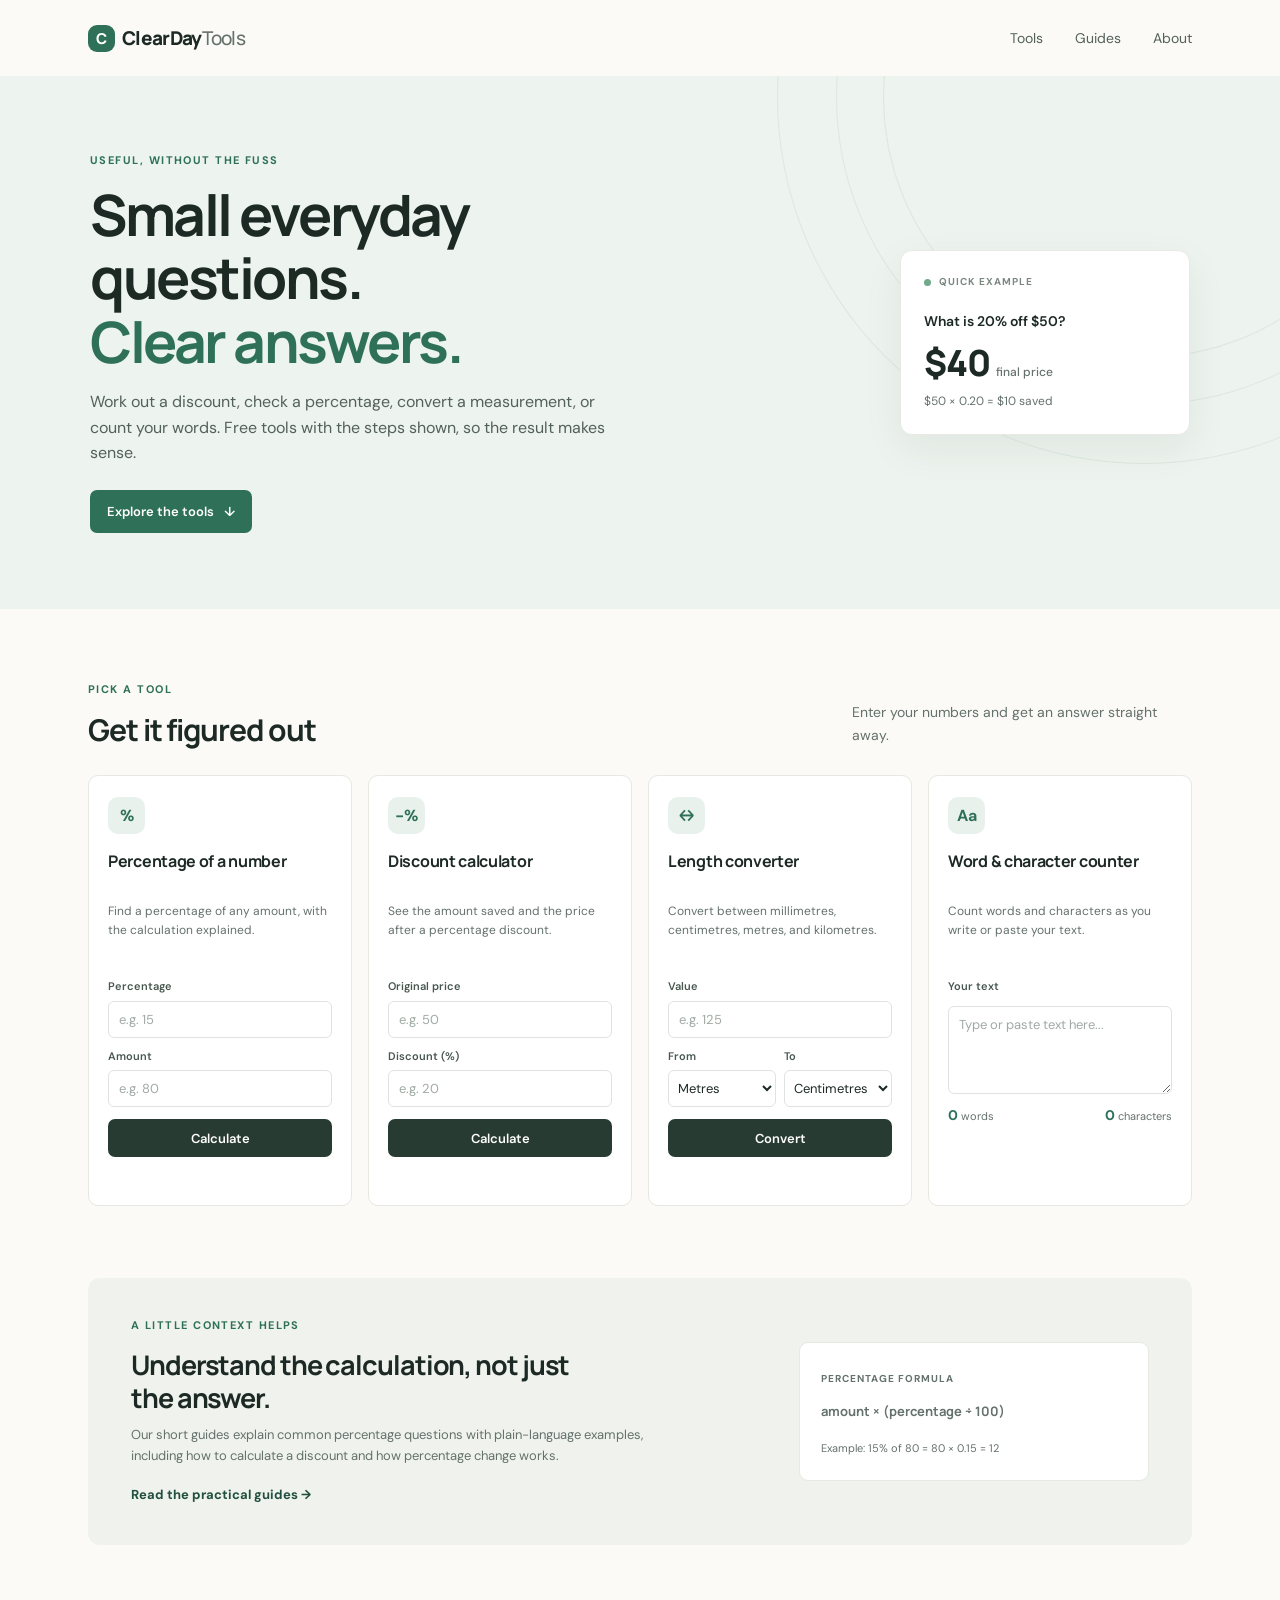
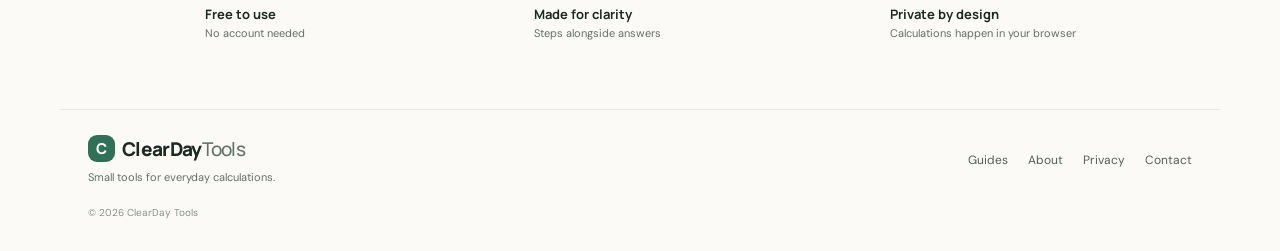
<file: index.html>
<!doctype html>
<html lang="en">
<head>
  <meta charset="utf-8">
  <meta name="viewport" content="width=device-width, initial-scale=1">
  <meta name="description" content="Free, simple everyday calculators for percentages, discounts, unit conversions, and writing. Clear steps help you understand every result.">
  <title>ClearDay Tools | Simple calculators for everyday questions</title>
  <link rel="stylesheet" href="styles.css">
  <script async src="https://pagead2.googlesyndication.com/pagead/js/adsbygoogle.js?client=ca-pub-7030593982977288" crossorigin="anonymous"></script>
  <script src="app.js" defer></script>
</head>
<body>
  <a class="skip-link" href="#main">Skip to content</a>
  <header class="site-header">
    <a class="brand" href="index.html" aria-label="ClearDay Tools home"><span class="brand-mark" aria-hidden="true">C</span> ClearDay <span class="brand-light">Tools</span></a>
    <nav aria-label="Main navigation">
      <a href="#tools">Tools</a>
      <a href="guides.html">Guides</a>
      <a href="about.html">About</a>
    </nav>
  </header>

  <main id="main">
    <section class="hero">
      <div class="hero-copy">
        <p class="eyebrow">USEFUL, WITHOUT THE FUSS</p>
        <h1>Small everyday questions.<br><span>Clear answers.</span></h1>
        <p class="hero-intro">Work out a discount, check a percentage, convert a measurement, or count your words. Free tools with the steps shown, so the result makes sense.</p>
        <a class="button button-primary" href="#tools">Explore the tools <span aria-hidden="true">↓</span></a>
      </div>
      <div class="hero-note" aria-label="Example calculation">
        <div class="note-top"><span class="dot"></span><span>QUICK EXAMPLE</span></div>
        <p class="note-question">What is 20% off $50?</p>
        <div class="note-answer">$40 <span>final price</span></div>
        <p class="note-detail">$50 × 0.20 = $10 saved</p>
      </div>
    </section>

    <section class="section tools-section" id="tools">
      <div class="section-heading">
        <div>
          <p class="eyebrow">PICK A TOOL</p>
          <h2>Get it figured out</h2>
        </div>
        <p>Enter your numbers and get an answer straight away.</p>
      </div>
      <div class="tool-grid">
        <article class="tool-card">
          <div class="tool-icon" aria-hidden="true">%</div>
          <h3>Percentage of a number</h3>
          <p>Find a percentage of any amount, with the calculation explained.</p>
          <form class="calculator" data-calculator="percentage">
            <label>Percentage <span><input name="percent" type="number" step="any" placeholder="e.g. 15" required></span></label>
            <label>Amount <span><input name="amount" type="number" step="any" placeholder="e.g. 80" required></span></label>
            <button class="button button-dark" type="submit">Calculate</button>
            <output class="result" aria-live="polite"></output>
          </form>
        </article>

        <article class="tool-card">
          <div class="tool-icon" aria-hidden="true">−%</div>
          <h3>Discount calculator</h3>
          <p>See the amount saved and the price after a percentage discount.</p>
          <form class="calculator" data-calculator="discount">
            <label>Original price <span><input name="price" type="number" min="0" step="any" placeholder="e.g. 50" required></span></label>
            <label>Discount (%) <span><input name="discount" type="number" min="0" max="100" step="any" placeholder="e.g. 20" required></span></label>
            <button class="button button-dark" type="submit">Calculate</button>
            <output class="result" aria-live="polite"></output>
          </form>
        </article>

        <article class="tool-card">
          <div class="tool-icon" aria-hidden="true">↔</div>
          <h3>Length converter</h3>
          <p>Convert between millimetres, centimetres, metres, and kilometres.</p>
          <form class="calculator" data-calculator="length">
            <label>Value <span><input name="value" type="number" step="any" placeholder="e.g. 125" required></span></label>
            <div class="select-row">
              <label>From <select name="from"><option value="mm">Millimetres</option><option value="cm">Centimetres</option><option value="m" selected>Metres</option><option value="km">Kilometres</option></select></label>
              <label>To <select name="to"><option value="mm">Millimetres</option><option value="cm" selected>Centimetres</option><option value="m">Metres</option><option value="km">Kilometres</option></select></label>
            </div>
            <button class="button button-dark" type="submit">Convert</button>
            <output class="result" aria-live="polite"></output>
          </form>
        </article>

        <article class="tool-card">
          <div class="tool-icon" aria-hidden="true">Aa</div>
          <h3>Word &amp; character counter</h3>
          <p>Count words and characters as you write or paste your text.</p>
          <div class="calculator">
            <label for="text-to-count">Your text</label>
            <textarea id="text-to-count" rows="4" placeholder="Type or paste text here..."></textarea>
            <div class="count-result" aria-live="polite"><span><strong id="word-count">0</strong> words</span><span><strong id="char-count">0</strong> characters</span></div>
          </div>
        </article>
      </div>
    </section>

    <section class="guide-preview">
      <div>
        <p class="eyebrow">A LITTLE CONTEXT HELPS</p>
        <h2>Understand the calculation, not just the answer.</h2>
        <p>Our short guides explain common percentage questions with plain-language examples, including how to calculate a discount and how percentage change works.</p>
        <a class="text-link" href="guides.html">Read the practical guides <span aria-hidden="true">→</span></a>
      </div>
      <div class="formula-card">
        <span class="formula-label">PERCENTAGE FORMULA</span>
        <p>amount × (percentage ÷ 100)</p>
        <span class="formula-example">Example: 15% of 80 = 80 × 0.15 = 12</span>
      </div>
    </section>

    <section class="trust-strip" aria-label="About these tools">
      <div><strong>Free to use</strong><span>No account needed</span></div>
      <div><strong>Made for clarity</strong><span>Steps alongside answers</span></div>
      <div><strong>Private by design</strong><span>Calculations happen in your browser</span></div>
    </section>
  </main>

  <footer class="site-footer">
    <a class="brand" href="index.html"><span class="brand-mark" aria-hidden="true">C</span> ClearDay <span class="brand-light">Tools</span></a>
    <p>Small tools for everyday calculations.</p>
    <nav aria-label="Footer navigation">
      <a href="guides.html">Guides</a><a href="about.html">About</a><a href="privacy.html">Privacy</a><a href="contact.html">Contact</a>
    </nav>
    <small>© <span id="current-year">2026</span> ClearDay Tools</small>
  </footer>
</body>
</html>
</file>
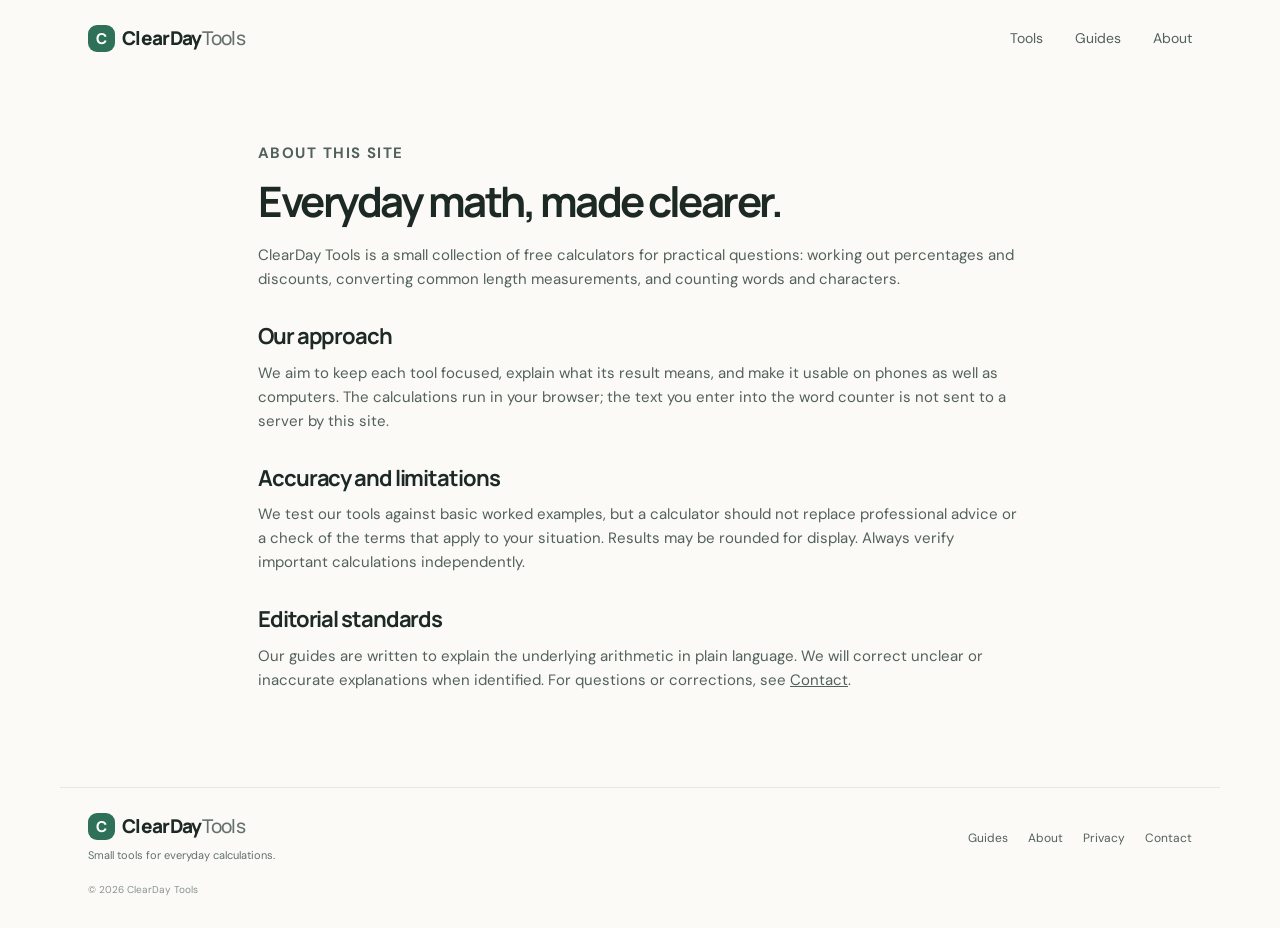
<file: about.html>
<!doctype html>
<html lang="en">
<head>
  <meta charset="utf-8">
  <meta name="viewport" content="width=device-width, initial-scale=1">
  <meta name="description" content="Learn about ClearDay Tools and our goal of making everyday calculations easy to understand.">
  <title>About ClearDay Tools</title>
  <link rel="stylesheet" href="styles.css">
  <script async src="https://pagead2.googlesyndication.com/pagead/js/adsbygoogle.js?client=ca-pub-7030593982977288" crossorigin="anonymous"></script>
</head>
<body>
  <a class="skip-link" href="#main">Skip to content</a>
  <header class="site-header">
    <a class="brand" href="index.html"><span class="brand-mark" aria-hidden="true">C</span> ClearDay <span class="brand-light">Tools</span></a>
    <nav aria-label="Main navigation"><a href="index.html#tools">Tools</a><a href="guides.html">Guides</a><a href="about.html" aria-current="page">About</a></nav>
  </header>
  <main id="main" class="content-page">
    <p class="eyebrow">ABOUT THIS SITE</p>
    <h1>Everyday math, made clearer.</h1>
    <p>ClearDay Tools is a small collection of free calculators for practical questions: working out percentages and discounts, converting common length measurements, and counting words and characters.</p>
    <h2>Our approach</h2>
    <p>We aim to keep each tool focused, explain what its result means, and make it usable on phones as well as computers. The calculations run in your browser; the text you enter into the word counter is not sent to a server by this site.</p>
    <h2>Accuracy and limitations</h2>
    <p>We test our tools against basic worked examples, but a calculator should not replace professional advice or a check of the terms that apply to your situation. Results may be rounded for display. Always verify important calculations independently.</p>
    <h2>Editorial standards</h2>
    <p>Our guides are written to explain the underlying arithmetic in plain language. We will correct unclear or inaccurate explanations when identified. For questions or corrections, see <a href="contact.html">Contact</a>.</p>
  </main>
  <footer class="site-footer">
    <a class="brand" href="index.html"><span class="brand-mark" aria-hidden="true">C</span> ClearDay <span class="brand-light">Tools</span></a>
    <p>Small tools for everyday calculations.</p>
    <nav aria-label="Footer navigation"><a href="guides.html">Guides</a><a href="about.html">About</a><a href="privacy.html">Privacy</a><a href="contact.html">Contact</a></nav>
    <small>© <span id="current-year">2026</span> ClearDay Tools</small>
  </footer>
  <script src="app.js" defer></script>
</body>
</html>
</file>
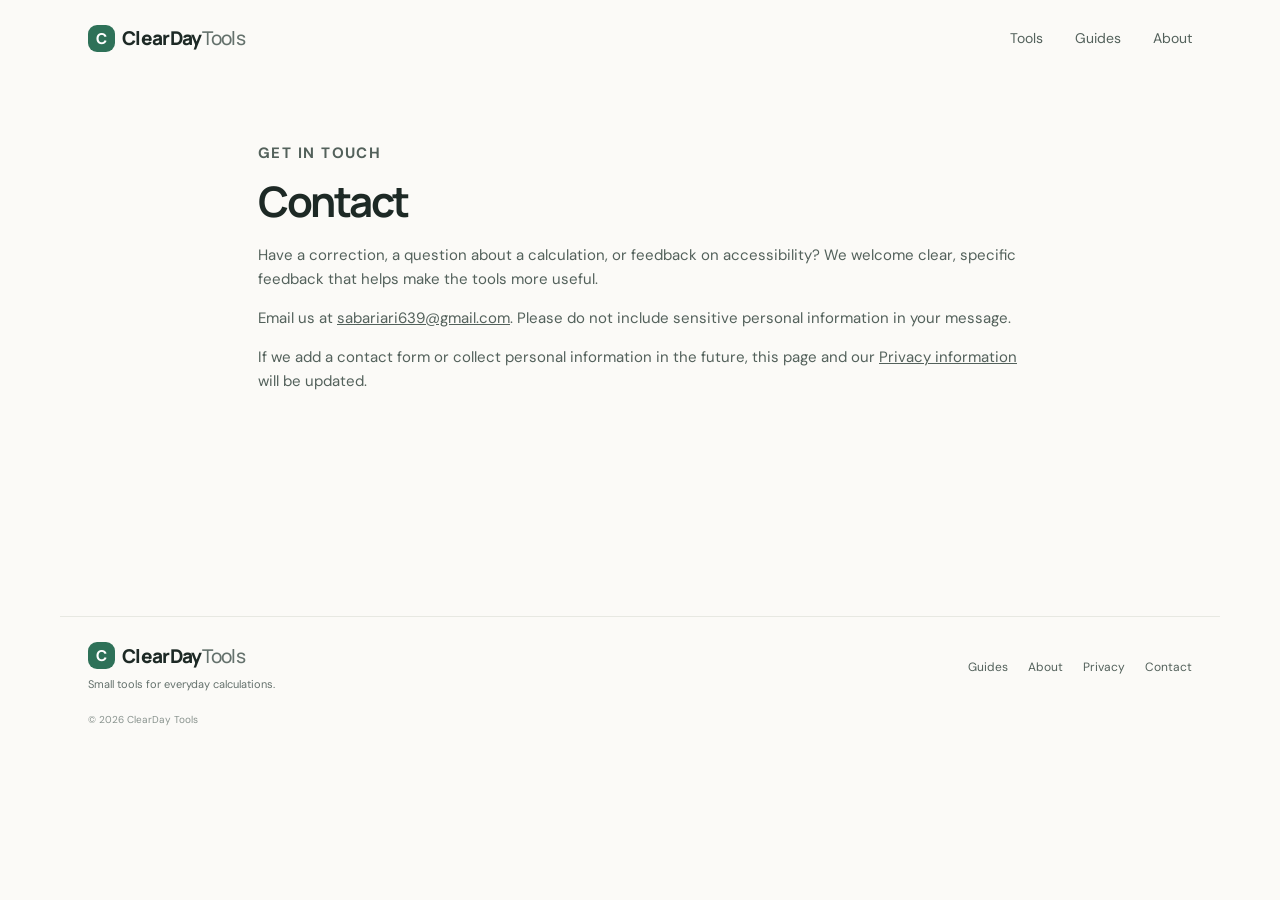
<file: contact.html>
<!doctype html>
<html lang="en">
<head>
  <meta charset="utf-8">
  <meta name="viewport" content="width=device-width, initial-scale=1">
  <meta name="description" content="How to contact the ClearDay Tools website team with corrections or questions.">
  <title>Contact ClearDay Tools</title>
  <link rel="stylesheet" href="styles.css">
  <script async src="https://pagead2.googlesyndication.com/pagead/js/adsbygoogle.js?client=ca-pub-7030593982977288" crossorigin="anonymous"></script>
</head>
<body>
  <a class="skip-link" href="#main">Skip to content</a>
  <header class="site-header">
    <a class="brand" href="index.html"><span class="brand-mark" aria-hidden="true">C</span> ClearDay <span class="brand-light">Tools</span></a>
    <nav aria-label="Main navigation"><a href="index.html#tools">Tools</a><a href="guides.html">Guides</a><a href="about.html">About</a></nav>
  </header>
  <main id="main" class="content-page">
    <p class="eyebrow">GET IN TOUCH</p>
    <h1>Contact</h1>
    <p>Have a correction, a question about a calculation, or feedback on accessibility? We welcome clear, specific feedback that helps make the tools more useful.</p>
    <p>Email us at <a href="mailto:sabariari639@gmail.com">sabariari639@gmail.com</a>. Please do not include sensitive personal information in your message.</p>
    <p>If we add a contact form or collect personal information in the future, this page and our <a href="privacy.html">Privacy information</a> will be updated.</p>
  </main>
  <footer class="site-footer">
    <a class="brand" href="index.html"><span class="brand-mark" aria-hidden="true">C</span> ClearDay <span class="brand-light">Tools</span></a>
    <p>Small tools for everyday calculations.</p>
    <nav aria-label="Footer navigation"><a href="guides.html">Guides</a><a href="about.html">About</a><a href="privacy.html">Privacy</a><a href="contact.html">Contact</a></nav>
    <small>© <span id="current-year">2026</span> ClearDay Tools</small>
  </footer>
  <script src="app.js" defer></script>
</body>
</html>
</file>
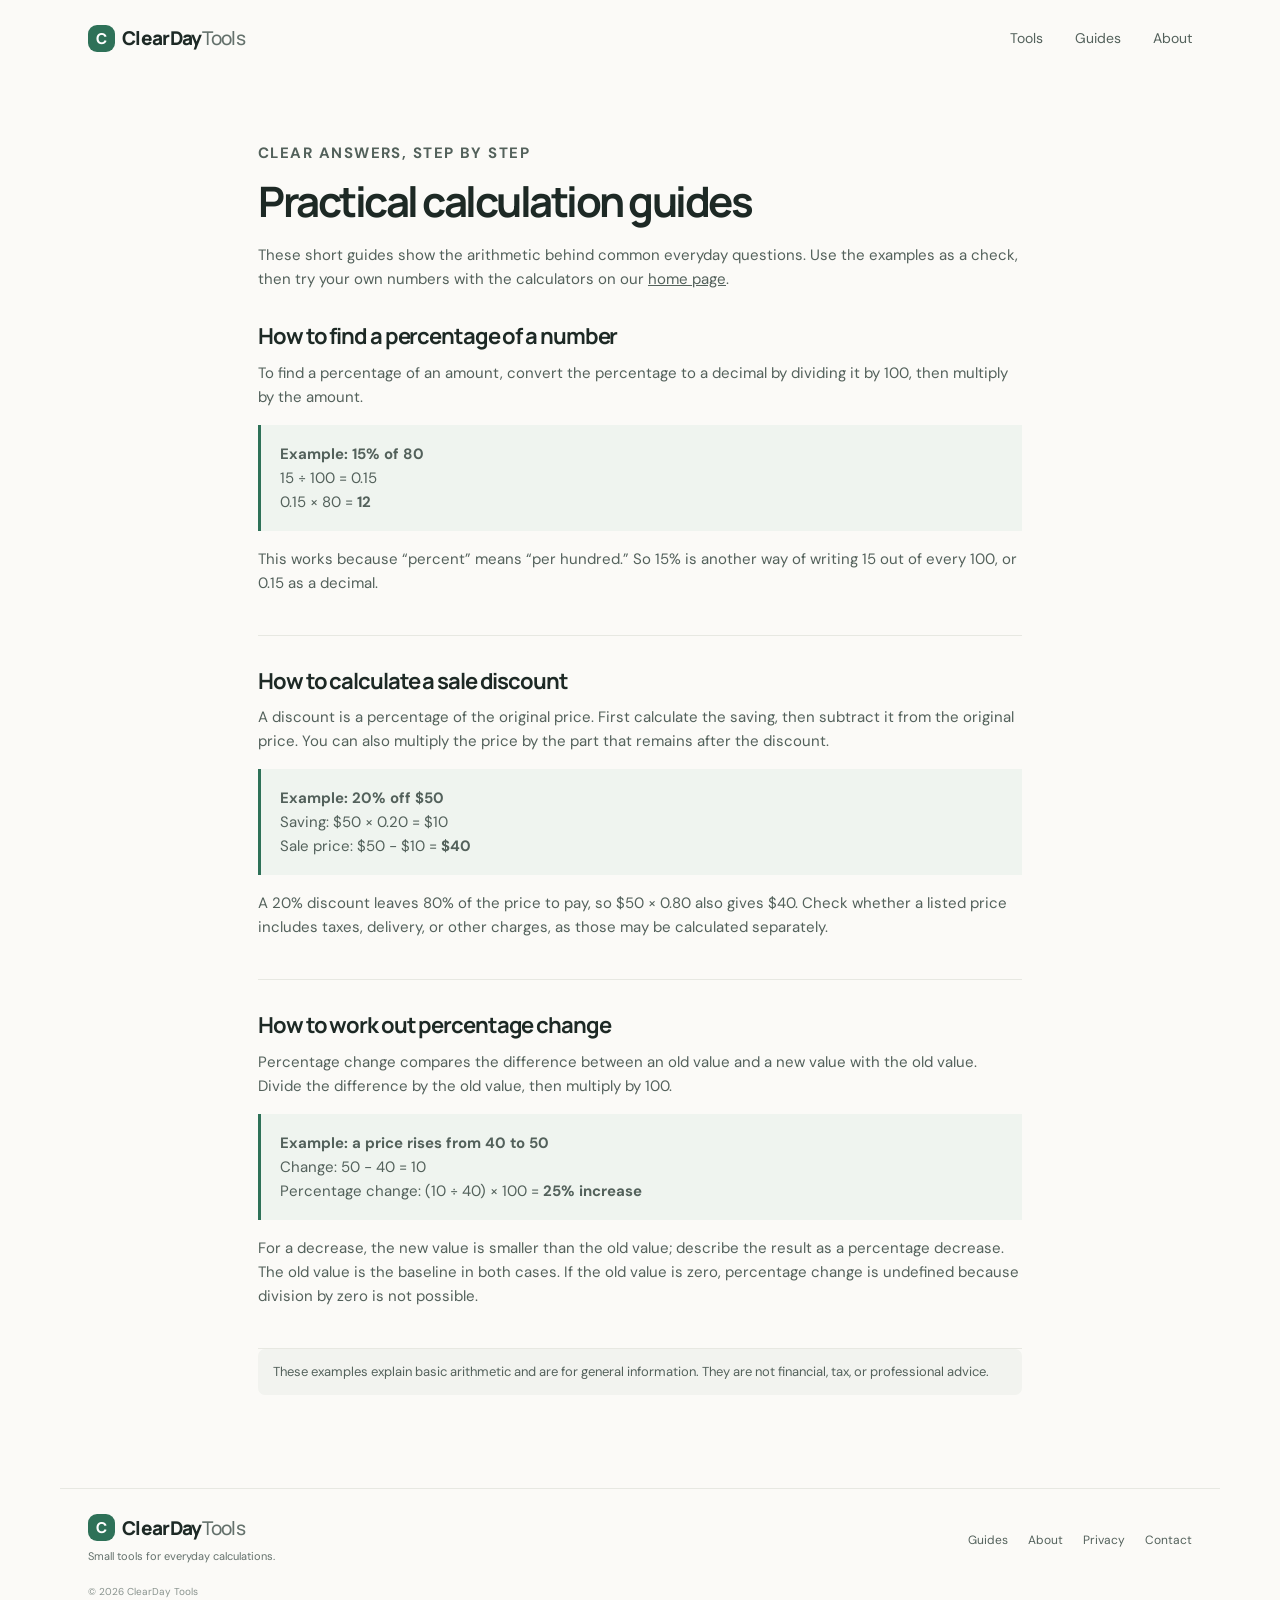
<file: guides.html>
<!doctype html>
<html lang="en">
<head>
  <meta charset="utf-8">
  <meta name="viewport" content="width=device-width, initial-scale=1">
  <meta name="description" content="Clear explanations and worked examples for percentages, percentage change, and discounts.">
  <title>Practical calculation guides | ClearDay Tools</title>
  <link rel="stylesheet" href="styles.css">
  <script async src="https://pagead2.googlesyndication.com/pagead/js/adsbygoogle.js?client=ca-pub-7030593982977288" crossorigin="anonymous"></script>
</head>
<body>
  <a class="skip-link" href="#main">Skip to content</a>
  <header class="site-header">
    <a class="brand" href="index.html"><span class="brand-mark" aria-hidden="true">C</span> ClearDay <span class="brand-light">Tools</span></a>
    <nav aria-label="Main navigation"><a href="index.html#tools">Tools</a><a href="guides.html" aria-current="page">Guides</a><a href="about.html">About</a></nav>
  </header>
  <main id="main" class="content-page">
    <p class="eyebrow">CLEAR ANSWERS, STEP BY STEP</p>
    <h1>Practical calculation guides</h1>
    <p>These short guides show the arithmetic behind common everyday questions. Use the examples as a check, then try your own numbers with the calculators on our <a href="index.html#tools">home page</a>.</p>

    <article class="guide-article">
      <h2>How to find a percentage of a number</h2>
      <p>To find a percentage of an amount, convert the percentage to a decimal by dividing it by 100, then multiply by the amount.</p>
      <div class="example-box"><p><strong>Example: 15% of 80</strong><br>15 ÷ 100 = 0.15<br>0.15 × 80 = <strong>12</strong></p></div>
      <p>This works because “percent” means “per hundred.” So 15% is another way of writing 15 out of every 100, or 0.15 as a decimal.</p>
    </article>

    <article class="guide-article">
      <h2>How to calculate a sale discount</h2>
      <p>A discount is a percentage of the original price. First calculate the saving, then subtract it from the original price. You can also multiply the price by the part that remains after the discount.</p>
      <div class="example-box"><p><strong>Example: 20% off $50</strong><br>Saving: $50 × 0.20 = $10<br>Sale price: $50 − $10 = <strong>$40</strong></p></div>
      <p>A 20% discount leaves 80% of the price to pay, so $50 × 0.80 also gives $40. Check whether a listed price includes taxes, delivery, or other charges, as those may be calculated separately.</p>
    </article>

    <article class="guide-article">
      <h2>How to work out percentage change</h2>
      <p>Percentage change compares the difference between an old value and a new value with the old value. Divide the difference by the old value, then multiply by 100.</p>
      <div class="example-box"><p><strong>Example: a price rises from 40 to 50</strong><br>Change: 50 − 40 = 10<br>Percentage change: (10 ÷ 40) × 100 = <strong>25% increase</strong></p></div>
      <p>For a decrease, the new value is smaller than the old value; describe the result as a percentage decrease. The old value is the baseline in both cases. If the old value is zero, percentage change is undefined because division by zero is not possible.</p>
    </article>

    <p class="notice">These examples explain basic arithmetic and are for general information. They are not financial, tax, or professional advice.</p>
  </main>
  <footer class="site-footer">
    <a class="brand" href="index.html"><span class="brand-mark" aria-hidden="true">C</span> ClearDay <span class="brand-light">Tools</span></a>
    <p>Small tools for everyday calculations.</p>
    <nav aria-label="Footer navigation"><a href="guides.html">Guides</a><a href="about.html">About</a><a href="privacy.html">Privacy</a><a href="contact.html">Contact</a></nav>
    <small>© <span id="current-year">2026</span> ClearDay Tools</small>
  </footer>
  <script src="app.js" defer></script>
</body>
</html>
</file>
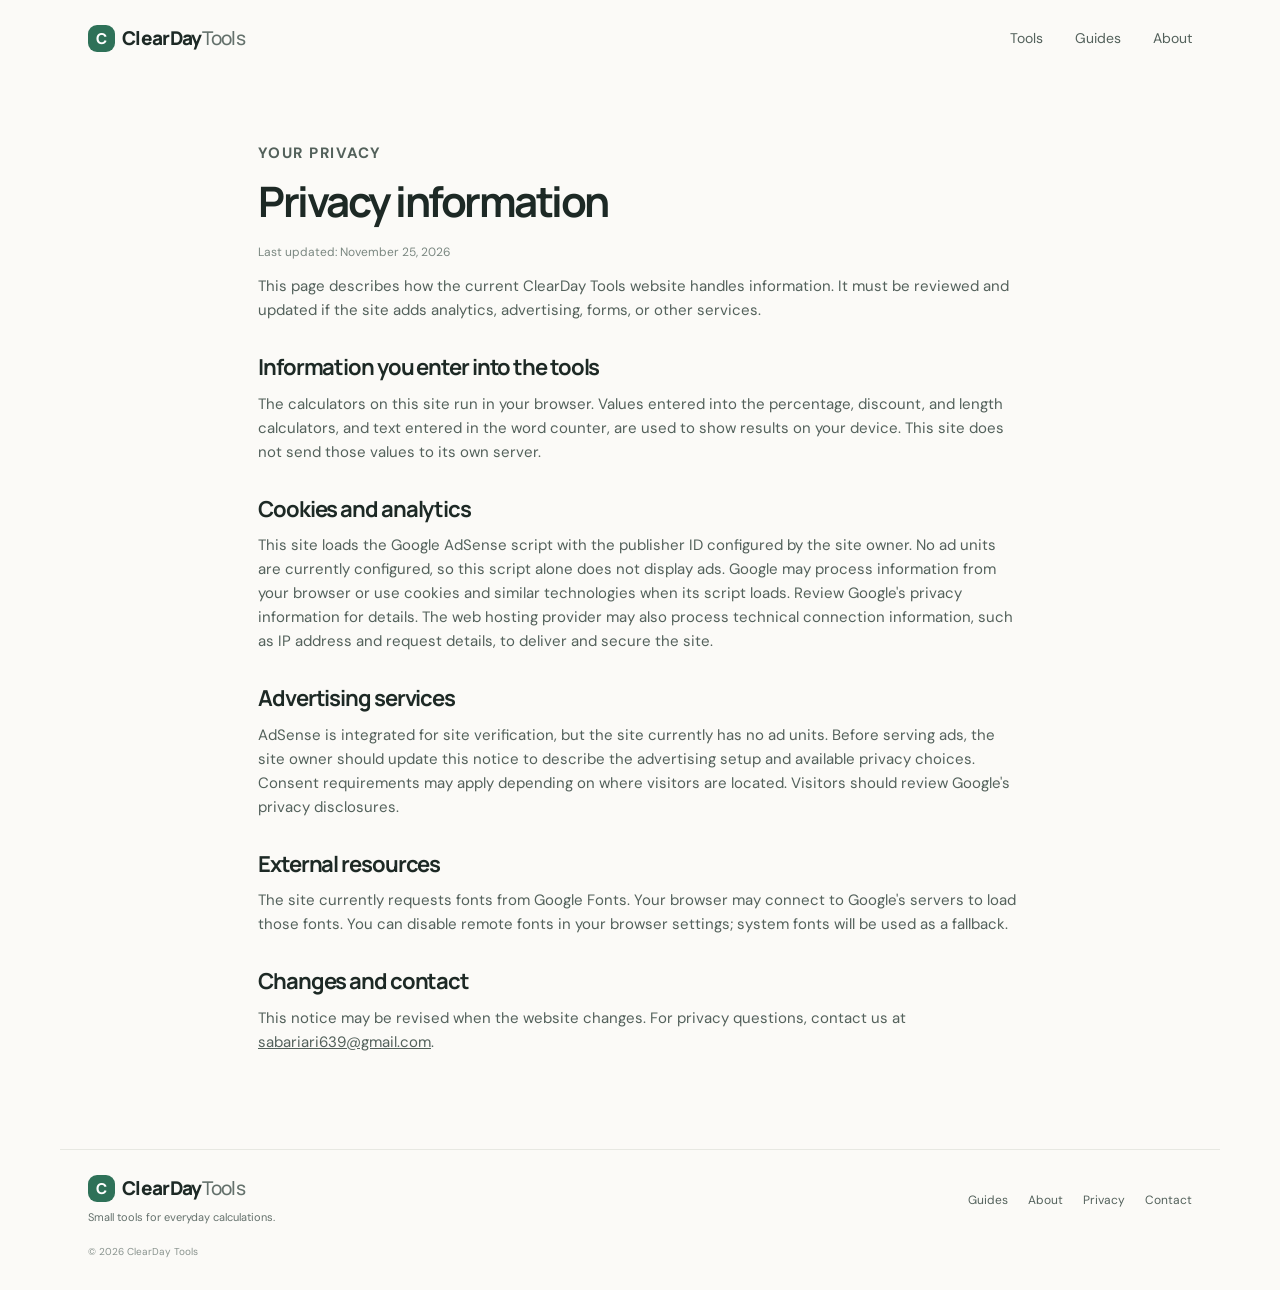
<file: privacy.html>
<!doctype html>
<html lang="en">
<head>
  <meta charset="utf-8">
  <meta name="viewport" content="width=device-width, initial-scale=1">
  <meta name="description" content="ClearDay Tools privacy information, including what happens when you use our browser-based calculators.">
  <title>Privacy information | ClearDay Tools</title>
  <link rel="stylesheet" href="styles.css">
  <script async src="https://pagead2.googlesyndication.com/pagead/js/adsbygoogle.js?client=ca-pub-7030593982977288" crossorigin="anonymous"></script>
</head>
<body>
  <a class="skip-link" href="#main">Skip to content</a>
  <header class="site-header">
    <a class="brand" href="index.html"><span class="brand-mark" aria-hidden="true">C</span> ClearDay <span class="brand-light">Tools</span></a>
    <nav aria-label="Main navigation"><a href="index.html#tools">Tools</a><a href="guides.html">Guides</a><a href="about.html">About</a></nav>
  </header>
  <main id="main" class="content-page">
    <p class="eyebrow">YOUR PRIVACY</p>
    <h1>Privacy information</h1>
    <p class="updated">Last updated: November 25, 2026</p>
    <p>This page describes how the current ClearDay Tools website handles information. It must be reviewed and updated if the site adds analytics, advertising, forms, or other services.</p>
    <h2>Information you enter into the tools</h2>
    <p>The calculators on this site run in your browser. Values entered into the percentage, discount, and length calculators, and text entered in the word counter, are used to show results on your device. This site does not send those values to its own server.</p>
    <h2>Cookies and analytics</h2>
    <p>This site loads the Google AdSense script with the publisher ID configured by the site owner. No ad units are currently configured, so this script alone does not display ads. Google may process information from your browser or use cookies and similar technologies when its script loads. Review Google's privacy information for details. The web hosting provider may also process technical connection information, such as IP address and request details, to deliver and secure the site.</p>
    <h2>Advertising services</h2>
    <p>AdSense is integrated for site verification, but the site currently has no ad units. Before serving ads, the site owner should update this notice to describe the advertising setup and available privacy choices. Consent requirements may apply depending on where visitors are located. Visitors should review Google's privacy disclosures.</p>
    <h2>External resources</h2>
    <p>The site currently requests fonts from Google Fonts. Your browser may connect to Google's servers to load those fonts. You can disable remote fonts in your browser settings; system fonts will be used as a fallback.</p>
    <h2>Changes and contact</h2>
    <p>This notice may be revised when the website changes. For privacy questions, contact us at <a href="mailto:sabariari639@gmail.com">sabariari639@gmail.com</a>.</p>
  </main>
  <footer class="site-footer">
    <a class="brand" href="index.html"><span class="brand-mark" aria-hidden="true">C</span> ClearDay <span class="brand-light">Tools</span></a>
    <p>Small tools for everyday calculations.</p>
    <nav aria-label="Footer navigation"><a href="guides.html">Guides</a><a href="about.html">About</a><a href="privacy.html">Privacy</a><a href="contact.html">Contact</a></nav>
    <small>© <span id="current-year">2026</span> ClearDay Tools</small>
  </footer>
  <script src="app.js" defer></script>
</body>
</html>
</file>
<file: styles.css>
@import url('https://fonts.googleapis.com/css2?family=DM+Sans:wght@400;500;600;700&family=Manrope:wght@400;500;600;700;800&display=swap');

:root {
  color-scheme: light;
  --ink: #1d2925;
  --muted: #64716c;
  --green: #2e7158;
  --deep-green: #214f40;
  --mint: #e8f1eb;
  --paper: #fbfaf7;
  --line: #e7e8e2;
  font-family: "DM Sans", "Segoe UI", sans-serif;
}

* { box-sizing: border-box; }
html { scroll-behavior: smooth; }
body { margin: 0; color: var(--ink); background: var(--paper); line-height: 1.6; }
a { color: inherit; }
.skip-link { position: absolute; top: -50px; left: 16px; z-index: 5; padding: 10px 14px; background: white; }
.skip-link:focus { top: 10px; }
.site-header { height: 76px; max-width: 1160px; margin: auto; padding: 0 28px; display: flex; align-items: center; justify-content: space-between; }
.brand { display: inline-flex; gap: 7px; align-items: center; font: 800 19px Manrope, sans-serif; text-decoration: none; letter-spacing: -.7px; }
.brand-mark { width: 27px; height: 27px; display: inline-grid; place-items: center; border-radius: 9px; color: white; background: var(--green); font-size: 15px; }
.brand-light { margin-left: -6px; color: var(--muted); font-weight: 500; }
.site-header nav, .site-footer nav { display: flex; gap: 32px; }
.site-header nav a, .site-footer nav a { color: #53615b; text-decoration: none; font-size: 14px; }
.site-header nav a:hover, .site-footer nav a:hover, .text-link:hover { color: var(--green); }
.hero { position: relative; overflow: hidden; min-height: 405px; padding: 76px max(7vw, calc((100vw - 1100px)/2)); display: flex; align-items: center; justify-content: space-between; gap: 44px; background: #edf3ee; }
.hero:after { position: absolute; right: -125px; top: -240px; width: 520px; height: 520px; border: 1px solid #dce8df; border-radius: 50%; content: ""; box-shadow: 0 0 0 46px #edf3ee, 0 0 0 47px #dce8df, 0 0 0 105px #edf3ee, 0 0 0 106px #dce8df; }
.hero-copy, .hero-note { position: relative; z-index: 1; }
.hero-copy { max-width: 610px; }
.eyebrow { margin: 0 0 13px; color: var(--green); font-size: 11px; font-weight: 700; letter-spacing: 1.45px; }
h1, h2, h3, p { margin-top: 0; }
h1, h2, h3 { font-family: Manrope, "Segoe UI", sans-serif; }
h1 { margin-bottom: 15px; font-size: clamp(36px, 5vw, 57px); line-height: 1.12; letter-spacing: -2.5px; }
h1 span { color: var(--green); }
.hero-intro { max-width: 540px; margin-bottom: 24px; color: #53615b; font-size: 16px; }
.button { display: inline-flex; min-height: 43px; align-items: center; justify-content: center; gap: 10px; border: 0; border-radius: 7px; padding: 0 17px; font: 600 13px "DM Sans", sans-serif; text-decoration: none; cursor: pointer; transition: background .15s, transform .15s; }
.button:hover { transform: translateY(-1px); }
.button-primary { color: white; background: var(--green); }
.button-primary:hover { background: var(--deep-green); }
.button-dark { width: 100%; color: white; background: #283b33; }
.button-dark:hover { background: var(--green); }
.hero-note { width: 290px; flex: 0 0 290px; padding: 23px; border: 1px solid #e8e9e3; border-radius: 12px; background: white; box-shadow: 0 14px 40px #263c3010; }
.note-top { display: flex; align-items: center; gap: 8px; color: #7b8880; font-size: 10px; font-weight: 700; letter-spacing: 1px; }
.dot { width: 7px; height: 7px; border-radius: 50%; background: #72a98b; }
.note-question { margin: 20px 0 5px; font-size: 14px; font-weight: 600; }
.note-answer { font: 800 36px Manrope, sans-serif; letter-spacing: -1px; }
.note-answer span { color: var(--muted); font: 500 12px "DM Sans", sans-serif; letter-spacing: 0; }
.note-detail { margin: 5px 0 0; color: var(--muted); font-size: 12px; }
.section { max-width: 1160px; margin: auto; padding: 72px 28px; }
.section-heading { display: flex; justify-content: space-between; align-items: end; gap: 24px; margin-bottom: 26px; }
h2 { margin-bottom: 0; font-size: 30px; letter-spacing: -1.1px; line-height: 1.25; }
.section-heading > p { max-width: 340px; margin-bottom: 3px; color: var(--muted); font-size: 14px; }
.tool-grid { display: grid; grid-template-columns: repeat(4, minmax(0, 1fr)); gap: 16px; align-items: stretch; }
.tool-card { padding: 21px 19px; border: 1px solid var(--line); border-radius: 10px; background: white; }
.tool-icon { display: grid; width: 37px; height: 37px; place-items: center; margin-bottom: 15px; border-radius: 10px; color: var(--green); background: var(--mint); font-weight: 700; }
.tool-card h3 { min-height: 48px; margin-bottom: 5px; font-size: 16px; letter-spacing: -.3px; }
.tool-card > p { min-height: 59px; margin-bottom: 17px; color: var(--muted); font-size: 12px; line-height: 1.55; }
.calculator { display: flex; flex-direction: column; gap: 10px; }
.calculator label { display: flex; flex-direction: column; gap: 5px; color: #485750; font-size: 11px; font-weight: 600; }
.calculator input, .calculator select, .calculator textarea { width: 100%; min-width: 0; border: 1px solid #dfe4df; border-radius: 6px; padding: 9px 10px; color: var(--ink); background: white; font: 13px "DM Sans", sans-serif; }
.calculator input:focus, .calculator select:focus, .calculator textarea:focus { outline: 2px solid #9cc5aa; outline-offset: 1px; }
.calculator input::placeholder, .calculator textarea::placeholder { color: #a0aaa4; }
.calculator .button { min-height: 38px; margin-top: 2px; }
.result { min-height: 17px; color: var(--green); font-size: 12px; font-weight: 600; line-height: 1.45; }
.select-row { display: grid; grid-template-columns: 1fr 1fr; gap: 8px; }
.select-row select { padding: 8px 5px; }
.count-result { display: flex; justify-content: space-between; color: var(--muted); font-size: 11px; }
.count-result strong { color: var(--green); font-size: 14px; }
.guide-preview { display: flex; max-width: 1104px; margin: 0 auto 60px; padding: 39px 43px; align-items: center; justify-content: space-between; gap: 48px; border-radius: 12px; background: #f0f3ed; }
.guide-preview > div:first-child { max-width: 520px; }
.guide-preview h2 { max-width: 450px; margin-bottom: 10px; font-size: 27px; }
.guide-preview p:not(.eyebrow) { margin-bottom: 14px; color: var(--muted); font-size: 13px; }
.text-link { color: var(--deep-green); font-size: 13px; font-weight: 700; text-decoration: none; }
.formula-card { width: 350px; flex: 0 0 350px; padding: 21px; border: 1px solid #e5e9e2; border-radius: 9px; background: white; }
.formula-label { color: var(--muted); font-size: 10px; font-weight: 700; letter-spacing: 1px; }
.formula-card p { margin: 12px 0 5px; font: 700 18px Manrope, sans-serif; }
.formula-example { color: var(--muted); font-size: 11px; }
.trust-strip { display: flex; max-width: 1104px; margin: 0 auto 66px; padding: 0 12px; justify-content: space-around; gap: 20px; }
.trust-strip div { display: flex; flex-direction: column; gap: 2px; }
.trust-strip strong { font: 700 13px Manrope, sans-serif; }
.trust-strip span { color: var(--muted); font-size: 11px; }
.site-footer { display: grid; grid-template-columns: 1fr auto; max-width: 1160px; margin: auto; padding: 25px 28px 30px; align-items: center; border-top: 1px solid var(--line); }
.site-footer > p { grid-column: 1; margin: 7px 0 0; color: var(--muted); font-size: 11px; }
.site-footer nav { grid-column: 2; grid-row: 1 / span 2; gap: 20px; }
.site-footer nav a { font-size: 12px; }
.site-footer small { grid-column: 1 / -1; margin-top: 18px; color: #89938e; font-size: 10px; }
.content-page { max-width: 820px; min-height: 60vh; margin: 0 auto; padding: 65px 28px 80px; }
.content-page h1 { margin-bottom: 18px; font-size: 42px; }
.content-page h2 { margin: 32px 0 10px; font-size: 22px; }
.content-page h3 { margin: 22px 0 8px; font-size: 17px; }
.content-page p, .content-page li { color: #53615b; font-size: 15px; }
.content-page li { margin-bottom: 7px; }
.content-page .updated { color: #7a8780; font-size: 12px; }
.guide-article { padding-bottom: 25px; border-bottom: 1px solid var(--line); }
.guide-article:last-child { border-bottom: 0; }
.example-box { margin: 16px 0; padding: 17px 19px; border-left: 3px solid var(--green); background: #eff4ef; }
.example-box p { margin: 0; }
.notice { padding: 13px 15px; border-radius: 7px; background: #f2f3ef; font-size: 13px !important; }
@media (max-width: 980px) {
  .tool-grid { grid-template-columns: repeat(2, minmax(0, 1fr)); }
  .tool-card h3, .tool-card > p { min-height: 0; }
  .hero { padding-left: 6vw; padding-right: 6vw; }
  .guide-preview, .trust-strip { margin-left: 28px; margin-right: 28px; }
}
@media (max-width: 640px) {
  .site-header { height: 66px; padding: 0 18px; }
  .site-header nav { gap: 15px; }
  .site-header nav a { font-size: 12px; }
  .hero { min-height: auto; padding: 54px 22px; flex-direction: column; align-items: flex-start; gap: 30px; }
  .hero-note { width: min(100%, 340px); flex-basis: auto; }
  .hero:after { right: -300px; }
  h1 { font-size: 42px; }
  .section { padding: 53px 18px; }
  .section-heading { align-items: flex-start; flex-direction: column; gap: 8px; }
  h2 { font-size: 27px; }
  .tool-grid { grid-template-columns: 1fr; gap: 12px; }
  .tool-card { padding: 19px; }
  .tool-card h3 { min-height: 0; }
  .tool-card > p { min-height: 0; }
  .guide-preview { margin: 0 18px 45px; padding: 25px 21px; flex-direction: column; align-items: stretch; gap: 22px; }
  .guide-preview h2 { font-size: 24px; }
  .formula-card { width: 100%; flex-basis: auto; }
  .trust-strip { margin: 0 24px 44px; flex-direction: column; gap: 15px; }
  .trust-strip div { display: block; }
  .trust-strip span { margin-left: 7px; }
  .site-footer { padding: 23px 18px; grid-template-columns: 1fr; gap: 11px; }
  .site-footer > p, .site-footer nav, .site-footer small { grid-column: 1; grid-row: auto; }
  .site-footer nav { flex-wrap: wrap; gap: 16px; }
  .content-page { padding: 48px 20px 60px; }
  .content-page h1 { font-size: 36px; }
}
</file>
